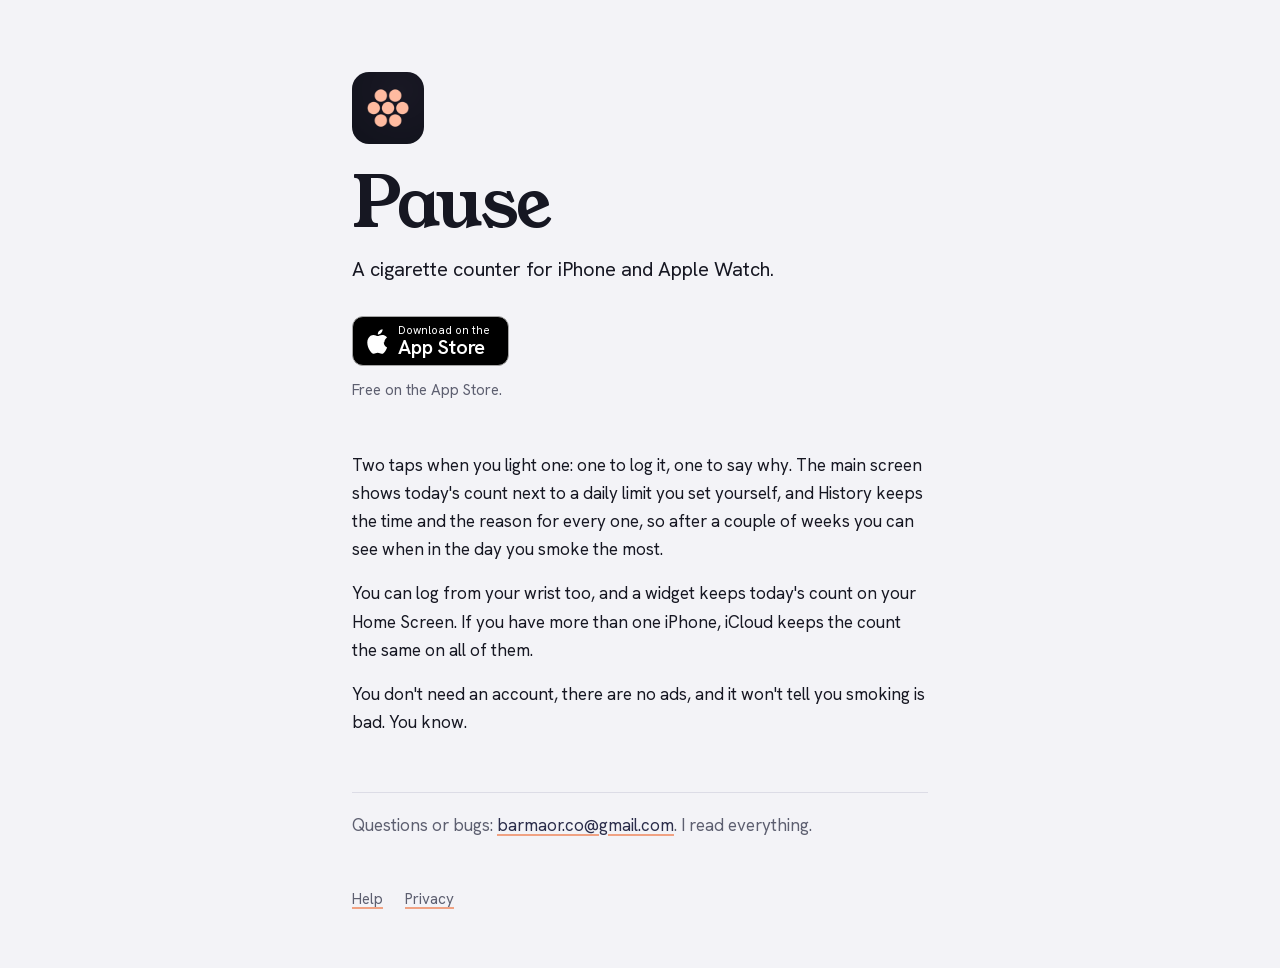
<file: index.html>
<!doctype html>
<html lang="en">
<head>
<meta charset="utf-8">
<meta name="viewport" content="width=device-width, initial-scale=1">
<title>Pause, a cigarette counter</title>
<meta name="description" content="Pause counts your cigarettes on iPhone and Apple Watch, against a daily limit you pick.">
<link rel="preload" href="fonts/young-serif-normal-latin.woff2" as="font" type="font/woff2" crossorigin>
<link rel="preload" href="fonts/hanken-grotesk-normal-latin.woff2" as="font" type="font/woff2" crossorigin>
<meta property="og:title" content="Pause, a cigarette counter">
<meta property="og:description" content="Pause counts your cigarettes on iPhone and Apple Watch, against a daily limit you pick.">
<meta property="og:image" content="https://bluedreams666.github.io/pause-site/icon.png">
<meta property="og:url" content="https://bluedreams666.github.io/pause-site/">
<meta property="og:type" content="website">
<meta name="twitter:card" content="summary">
<link rel="icon" href="favicon.png">
<link rel="apple-touch-icon" href="icon.png">
<link rel="stylesheet" href="fonts.css">
<link rel="stylesheet" href="style.css?v=3">
</head>
<body>
<main>
  <img class="appicon" src="icon.png" width="72" height="72" alt="">
  <h1>Pause</h1>
  <p class="sub">A cigarette counter for iPhone and Apple Watch.</p>
  <p class="get"><a class="store" href="https://apps.apple.com/app/pause-smoke-less/id6825868376"><svg viewBox="0 0 17 20" aria-hidden="true"><path d="M14.1 10.6c0-2.6 2.1-3.8 2.2-3.9-1.2-1.8-3.1-2-3.7-2-1.6-.2-3.1.9-3.9.9-.8 0-2-.9-3.4-.9-1.7 0-3.3 1-4.2 2.6-1.8 3.1-.5 7.7 1.3 10.2.8 1.2 1.8 2.6 3.1 2.5 1.2 0 1.7-.8 3.2-.8s1.9.8 3.2.8c1.3 0 2.2-1.2 3-2.4.9-1.4 1.3-2.7 1.3-2.8 0 0-2.6-1-2.6-4.1zM11.6 3c.7-.8 1.1-1.9 1-3-1 0-2.1.7-2.8 1.5-.6.7-1.2 1.8-1 2.9 1.1.1 2.1-.6 2.8-1.4z"/></svg><span><small>Download on the</small><b>App Store</b></span></a></p>
  <p class="small">Free on the App Store.</p>

  <p>Two taps when you light one: one to log it, one to say why. The main screen shows today's count next to a daily limit you set yourself, and History keeps the time and the reason for every one, so after a couple of weeks you can see when in the day you smoke the most.</p>
  <p>You can log from your wrist too, and a widget keeps today's count on your Home Screen. If you have more than one iPhone, iCloud keeps the count the same on all of them.</p>
  <p>You don't need an account, there are no ads, and it won't tell you smoking is bad. You know.</p>

  <p class="note">Questions or bugs: <a href="mailto:barmaor.co@gmail.com">barmaor.co@gmail.com</a>. <span class="nb">I read everything.</span></p>
</main>
<footer><a href="support.html">Help</a><a href="privacy.html">Privacy</a></footer>
</body>
</html>
</file>
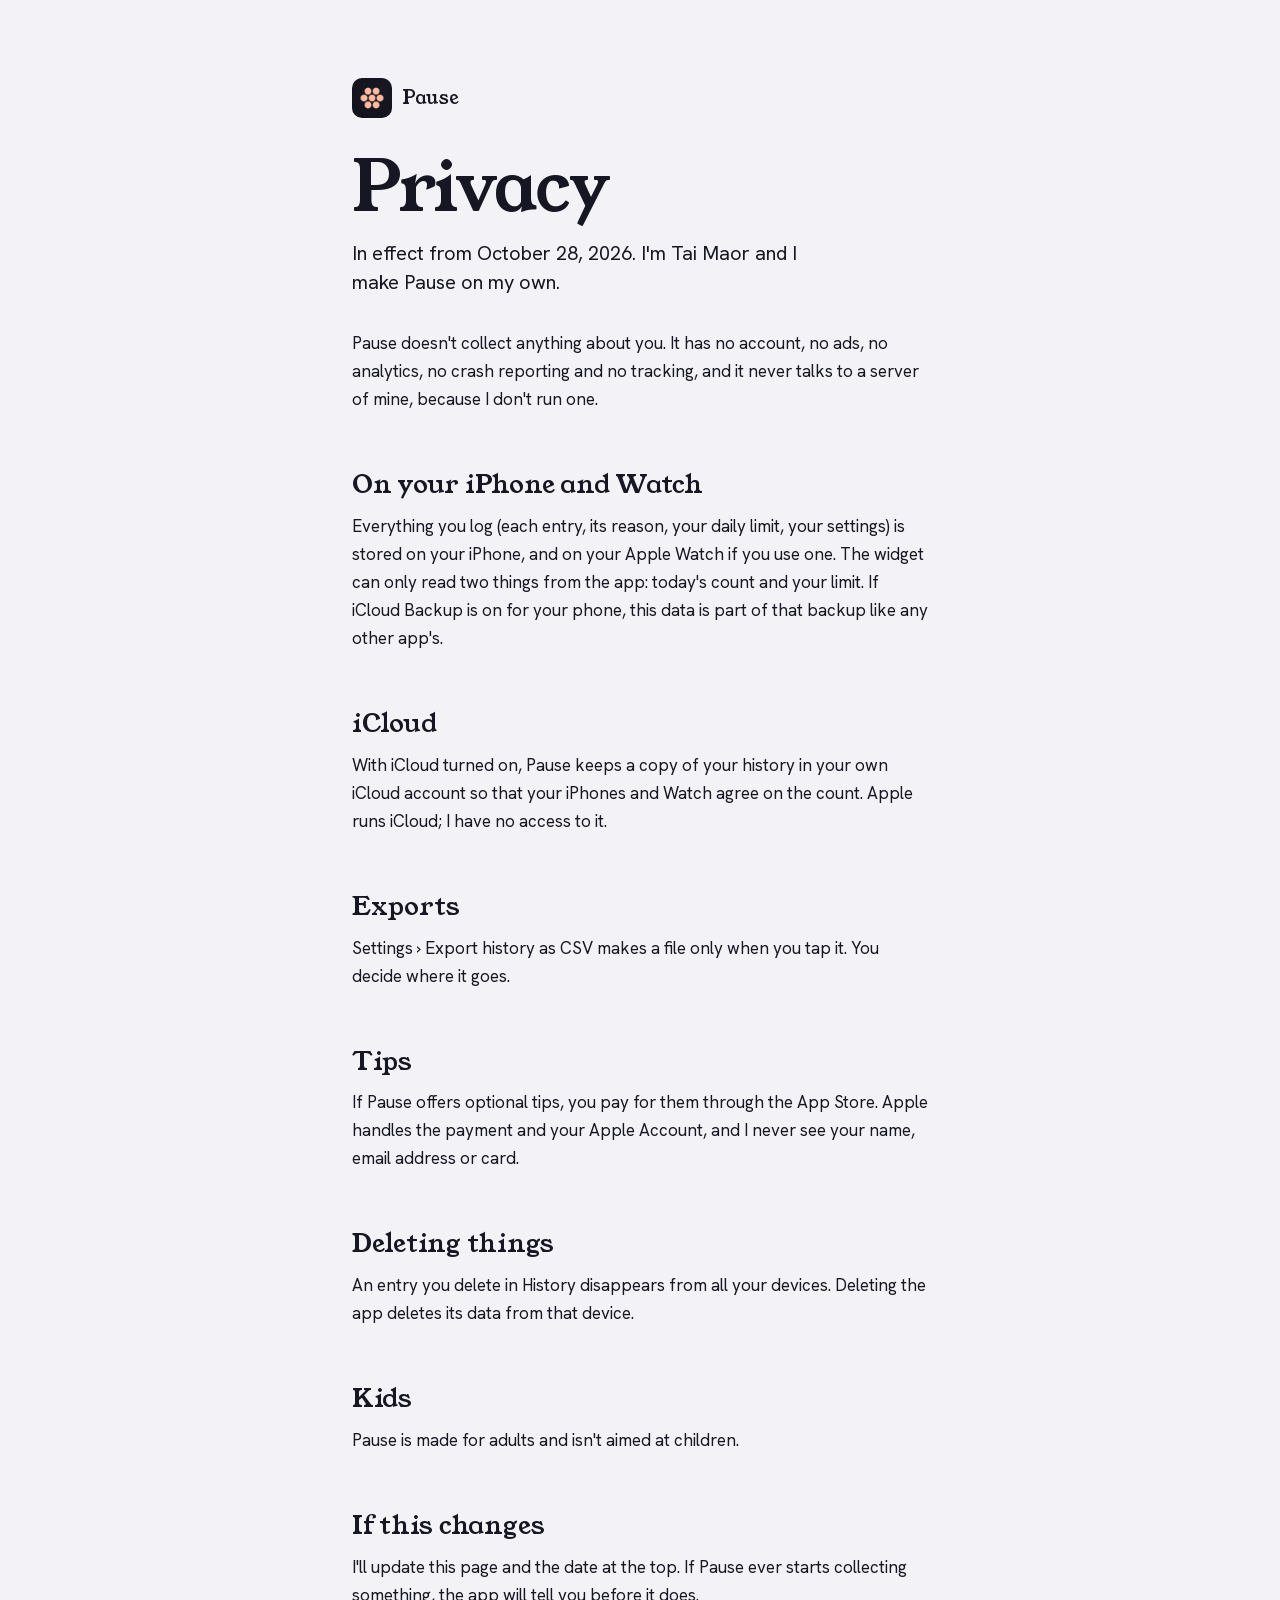
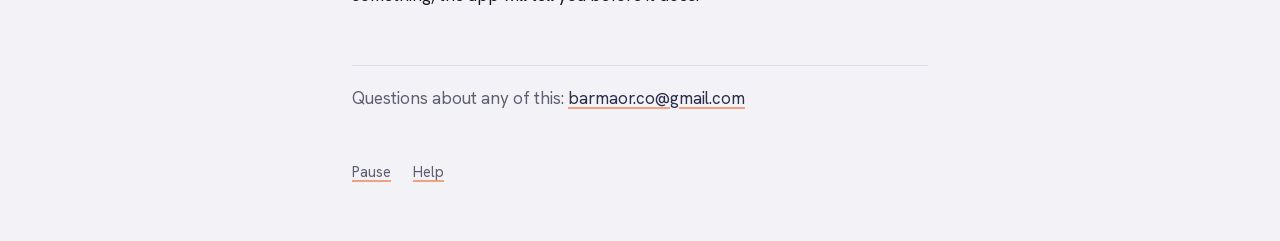
<file: privacy.html>
<!doctype html>
<html lang="en">
<head>
<meta charset="utf-8">
<meta name="viewport" content="width=device-width, initial-scale=1">
<title>Pause privacy policy</title>
<link rel="preload" href="fonts/young-serif-normal-latin.woff2" as="font" type="font/woff2" crossorigin>
<link rel="preload" href="fonts/hanken-grotesk-normal-latin.woff2" as="font" type="font/woff2" crossorigin>
<link rel="icon" href="favicon.png">
<link rel="apple-touch-icon" href="icon.png">
<link rel="stylesheet" href="fonts.css">
<link rel="stylesheet" href="style.css?v=3">
</head>
<body>
<main>
  <a class="home" href="./"><img src="icon.png" width="40" height="40" alt="">Pause</a>
  <h1>Privacy</h1>
  <p class="sub">In effect from October 28, 2026. I'm Tai Maor and I make Pause on my own.</p>

  <p>Pause doesn't collect anything about you. It has no account, no ads, no analytics, no crash reporting and no tracking, and it never talks to a server of mine, because I don't run one.</p>

  <h2>On your iPhone and Watch</h2>
  <p>Everything you log (each entry, its reason, your daily limit, your settings) is stored on your iPhone, and on your Apple Watch if you use one. The widget can only read two things from the app: today's count and your limit. If iCloud Backup is on for your phone, this data is part of that backup like any other app's.</p>

  <h2>iCloud</h2>
  <p>With iCloud turned on, Pause keeps a copy of your history in your own iCloud account so that your iPhones and Watch agree on the count. Apple runs iCloud; I have no access to it.</p>

  <h2>Exports</h2>
  <p>Settings › Export history as CSV makes a file only when you tap it. You decide where it goes.</p>

  <h2>Tips</h2>
  <p>If Pause offers optional tips, you pay for them through the App Store. Apple handles the payment and your Apple Account, and I never see your name, email address or card.</p>

  <h2>Deleting things</h2>
  <p>An entry you delete in History disappears from all your devices. Deleting the app deletes its data from that device.</p>

  <h2>Kids</h2>
  <p>Pause is made for adults and isn't aimed at children.</p>

  <h2>If this changes</h2>
  <p>I'll update this page and the date at the top. If Pause ever starts collecting something, the app will tell you before it does.</p>

  <p class="note">Questions about any of this: <a href="mailto:barmaor.co@gmail.com">barmaor.co@gmail.com</a></p>
</main>
<footer><a href="index.html">Pause</a><a href="support.html">Help</a></footer>
</body>
</html>
</file>
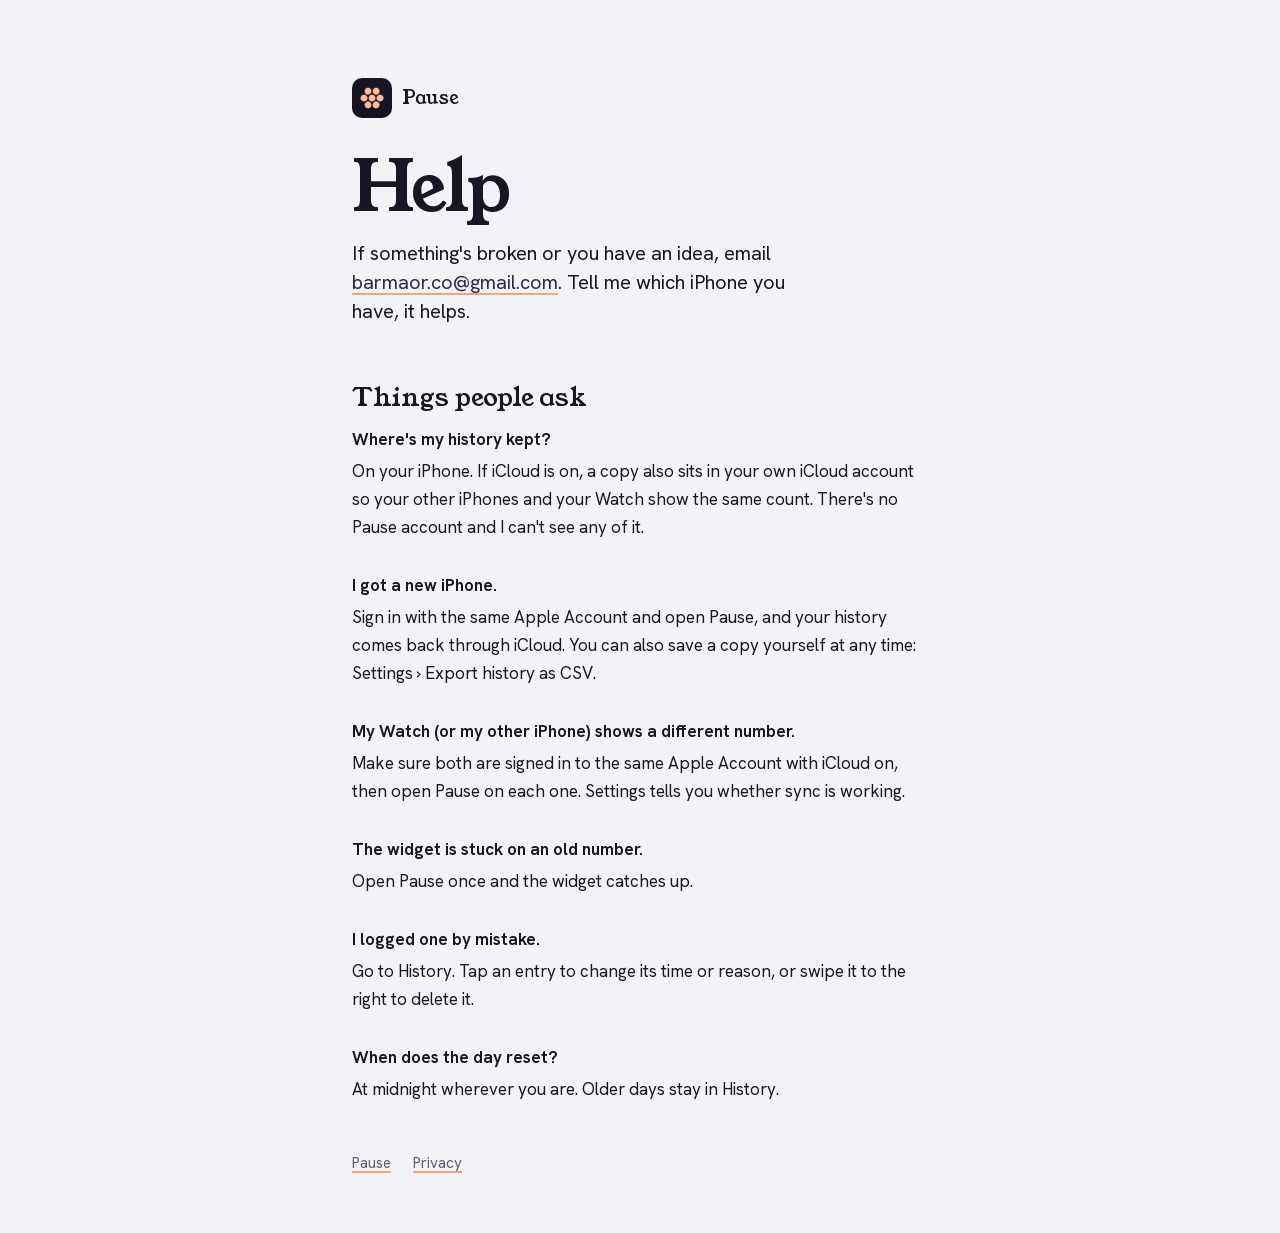
<file: support.html>
<!doctype html>
<html lang="en">
<head>
<meta charset="utf-8">
<meta name="viewport" content="width=device-width, initial-scale=1">
<title>Pause help</title>
<link rel="preload" href="fonts/young-serif-normal-latin.woff2" as="font" type="font/woff2" crossorigin>
<link rel="preload" href="fonts/hanken-grotesk-normal-latin.woff2" as="font" type="font/woff2" crossorigin>
<link rel="icon" href="favicon.png">
<link rel="apple-touch-icon" href="icon.png">
<link rel="stylesheet" href="fonts.css">
<link rel="stylesheet" href="style.css?v=3">
</head>
<body>
<main>
  <a class="home" href="./"><img src="icon.png" width="40" height="40" alt="">Pause</a>
  <h1>Help</h1>
  <p class="sub">If something's broken or you have an idea, email <a href="mailto:barmaor.co@gmail.com">barmaor.co@gmail.com</a>. Tell me which iPhone you have, it helps.</p>

  <h2>Things people ask</h2>

  <p class="q">Where's my history kept?</p>
  <p>On your iPhone. If iCloud is on, a copy also sits in your own iCloud account so your other iPhones and your Watch show the same count. There's no Pause account and I can't see any of it.</p>

  <p class="q">I got a new iPhone.</p>
  <p>Sign in with the same Apple Account and open Pause, and your history comes back through iCloud. You can also save a copy yourself at any time: Settings › Export history as CSV.</p>

  <p class="q">My Watch (or my other iPhone) shows a different number.</p>
  <p>Make sure both are signed in to the same Apple Account with iCloud on, then open Pause on each one. Settings tells you whether sync is working.</p>

  <p class="q">The widget is stuck on an old number.</p>
  <p>Open Pause once and the widget catches up.</p>

  <p class="q">I logged one by mistake.</p>
  <p>Go to History. Tap an entry to change its time or reason, or swipe it to the right to delete it.</p>

  <p class="q">When does the day reset?</p>
  <p>At midnight wherever you are. Older days stay in History.</p>
</main>
<footer><a href="index.html">Pause</a><a href="privacy.html">Privacy</a></footer>
</body>
</html>
</file>
<file: fonts.css>
/* Self-hosted fonts (SIL Open Font License) */
@font-face {
  font-family: 'Hanken Grotesk';
  font-style: normal;
  font-weight: 100 900;
  font-display: swap;
  src: url(fonts/hanken-grotesk-normal-latin-ext.woff2) format('woff2');
  unicode-range: U+0100-02BA, U+02BD-02C5, U+02C7-02CC, U+02CE-02D7, U+02DD-02FF, U+0304, U+0308, U+0329, U+1D00-1DBF, U+1E00-1E9F, U+1EF2-1EFF, U+2020, U+20A0-20AB, U+20AD-20C4, U+2113, U+2C60-2C7F, U+A720-A7FF;
}
@font-face {
  font-family: 'Hanken Grotesk';
  font-style: normal;
  font-weight: 100 900;
  font-display: swap;
  src: url(fonts/hanken-grotesk-normal-latin.woff2) format('woff2');
  unicode-range: U+0000-00FF, U+0131, U+0152-0153, U+02BB-02BC, U+02C6, U+02DA, U+02DC, U+0304, U+0308, U+0329, U+2000-206F, U+20AC, U+2122, U+2191, U+2193, U+2212, U+2215, U+FEFF, U+FFFD;
}
@font-face {
  font-family: 'Young Serif';
  font-style: normal;
  font-weight: 400;
  font-display: swap;
  src: url(fonts/young-serif-normal-latin-ext.woff2) format('woff2');
  unicode-range: U+0100-02BA, U+02BD-02C5, U+02C7-02CC, U+02CE-02D7, U+02DD-02FF, U+0304, U+0308, U+0329, U+1D00-1DBF, U+1E00-1E9F, U+1EF2-1EFF, U+2020, U+20A0-20AB, U+20AD-20C4, U+2113, U+2C60-2C7F, U+A720-A7FF;
}
@font-face {
  font-family: 'Young Serif';
  font-style: normal;
  font-weight: 400;
  font-display: swap;
  src: url(fonts/young-serif-normal-latin.woff2) format('woff2');
  unicode-range: U+0000-00FF, U+0131, U+0152-0153, U+02BB-02BC, U+02C6, U+02DA, U+02DC, U+0304, U+0308, U+0329, U+2000-206F, U+20AC, U+2122, U+2191, U+2193, U+2212, U+2215, U+FEFF, U+FFFD;
}
</file>
<file: style.css>
/* Pause: a notebook page. Young Serif for the few big words, Hanken Grotesk for reading. */
:root {
  color-scheme: light dark;
  --paper: #f3f3f7;
  --ink: #161722;
  --soft: #5d5f70;
  --rule: #dcdce6;
  --accent: #2b2d4a;
  --head: #161722;
  --peach: #f0a283;
  --select: rgba(253, 187, 160, .45);
  --serif: "Young Serif", "Iowan Old Style", Georgia, serif;
  --sans: "Hanken Grotesk", -apple-system, "Helvetica Neue", Arial, sans-serif;
}
@media (prefers-color-scheme: dark) {
  :root {
    --paper: #15161f;
    --ink: #e9e8ef;
    --soft: #9d9fb0;
    --rule: #2a2c3b;
    --accent: #FDBBA0;
    --head: #FDBBA0;
    --peach: #FDBBA0;
    --select: rgba(253, 187, 160, .28);
  }
}
* { box-sizing: border-box; }
html { -webkit-text-size-adjust: 100%; }
body {
  margin: 0;
  background: var(--paper);
  color: var(--ink);
  font: 400 1.0625rem/1.65 var(--sans);
  font-kerning: normal;
  -webkit-font-smoothing: antialiased;
}
::selection { background: var(--select); }
a { color: var(--accent); text-decoration-color: var(--peach); text-decoration-thickness: 2px; text-underline-offset: .2em; }
a:hover { text-decoration-thickness: 3px; }
:focus-visible { outline: 2px solid var(--accent); outline-offset: 3px; border-radius: 3px; }

main, footer { width: min(100% - 40px, 36rem); margin-inline: auto; }
main { padding: 72px 0 24px; }

/* The app's own icon */
.appicon { display: block; width: 72px; height: 72px; border-radius: 17px; margin: 0 0 26px; }
.home { display: inline-flex; align-items: center; gap: 10px; margin: 0 0 30px; padding: 6px 0; color: var(--ink); text-decoration: none; font: 400 1.15rem/1 var(--serif); }
.home img { width: 40px; height: 40px; border-radius: 10px; }
@media (prefers-color-scheme: dark) { .appicon, .home img { box-shadow: 0 0 0 1px var(--rule); } }

h1, h2 { color: var(--head); }
h1 { font: 400 clamp(3rem, 12vw, 4.4rem)/.95 var(--serif); letter-spacing: -.02em; margin: 0 0 18px; text-wrap: balance; }
h1.page { font-size: clamp(2.4rem, 9vw, 3.2rem); }
.sub { font-size: 1.25rem; line-height: 1.45; margin: 0 0 32px; max-width: 24em; text-wrap: pretty; }
h1 + .small { margin: 0 0 32px; }
h2 { font: 400 1.6rem/1.2 var(--serif); letter-spacing: -.01em; margin: 56px 0 12px; text-wrap: balance; }
p { margin: 0 0 16px; text-wrap: pretty; }
.q { font-weight: 650; margin: 30px 0 4px; }
h2 + .q { margin-top: 8px; }
strong { font-weight: 650; }
.small { font-size: .95rem; color: var(--soft); }
ul, ol { margin: 0 0 16px; padding-left: 1.2em; }
li { margin: 0 0 8px; padding-left: .2em; }
li::marker { color: var(--soft); }

/* App Store badge, kept to Apple's black */
.get { margin: 0 0 12px; }
.store { display: inline-flex; align-items: center; gap: 10px; background: #000; color: #fff; border: 1px solid #a6a6a6; border-radius: 11px;
         padding: 7px 18px 7px 14px; text-decoration: none; line-height: 1.1; }
.store:hover { background: #1b1d1f; }
.store svg { width: 21px; height: 25px; fill: #fff; flex: none; }
.store small { display: block; font-size: .7rem; }
.store b { display: block; font-size: 1.25rem; font-weight: 600; letter-spacing: -.01em; }
.get + .small { margin-bottom: 48px; }

.note { margin-top: 56px; padding-top: 18px; border-top: 1px solid var(--rule); color: var(--soft); }
.nb { white-space: nowrap; }

footer { display: flex; gap: 22px; padding: 8px 0 56px; font-size: .95rem; }
footer a { color: var(--soft); }
footer a:hover { color: var(--ink); }

@media (max-width: 520px) {
  main { padding-top: 48px; }
  .sub { font-size: 1.15rem; }
  h2 { margin-top: 44px; }
}
</file>
